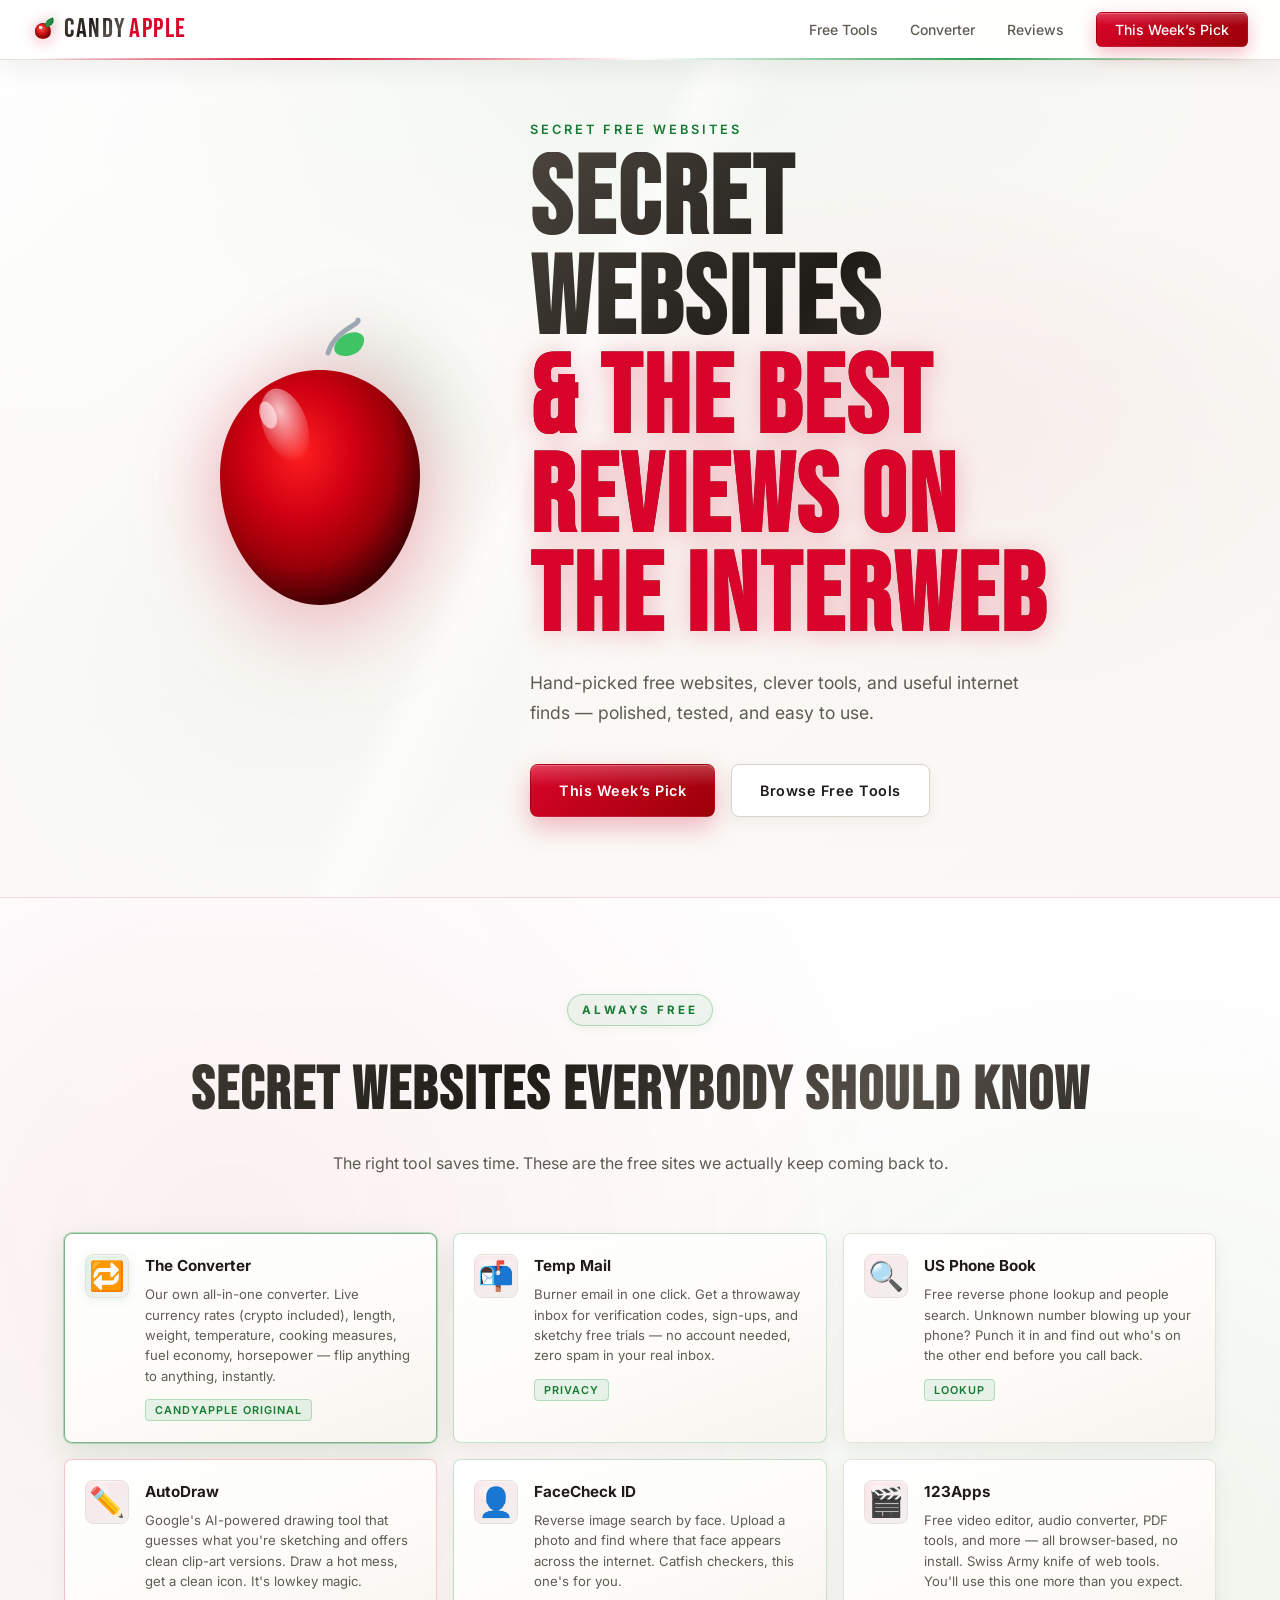
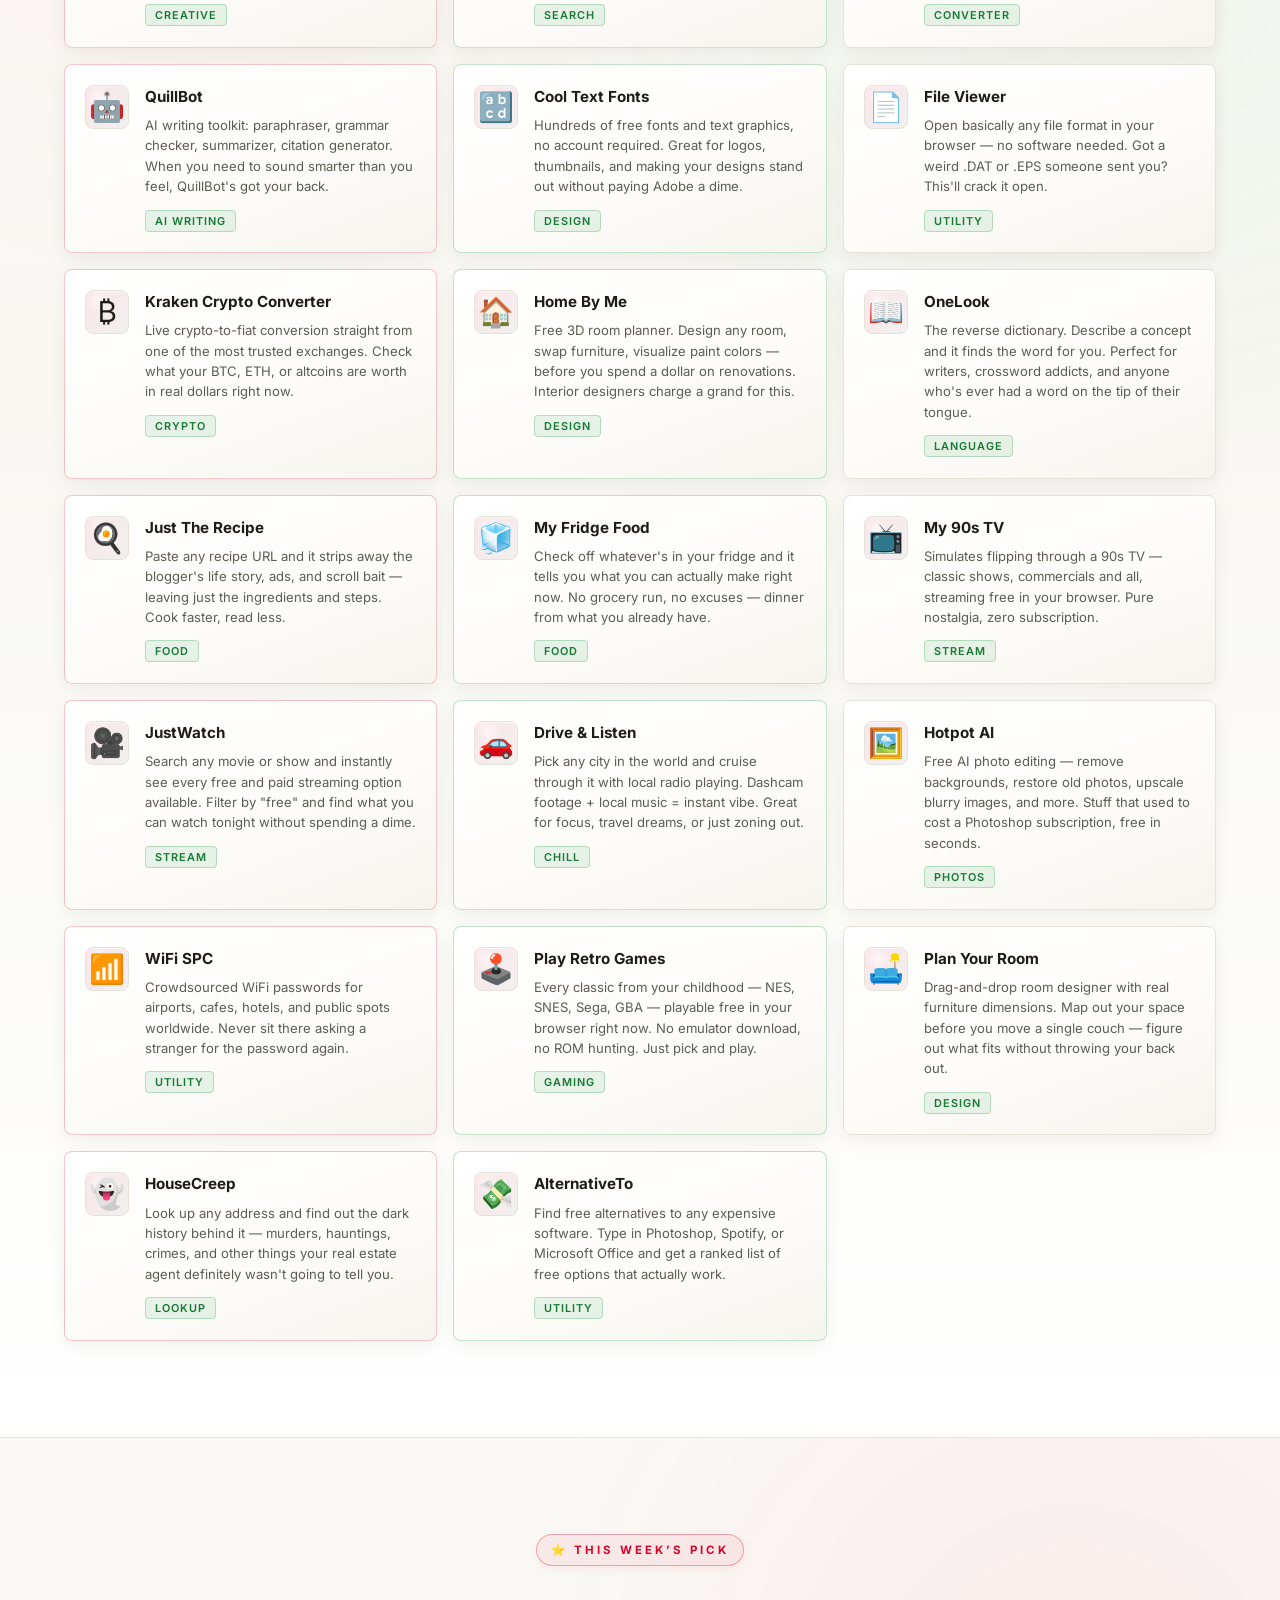
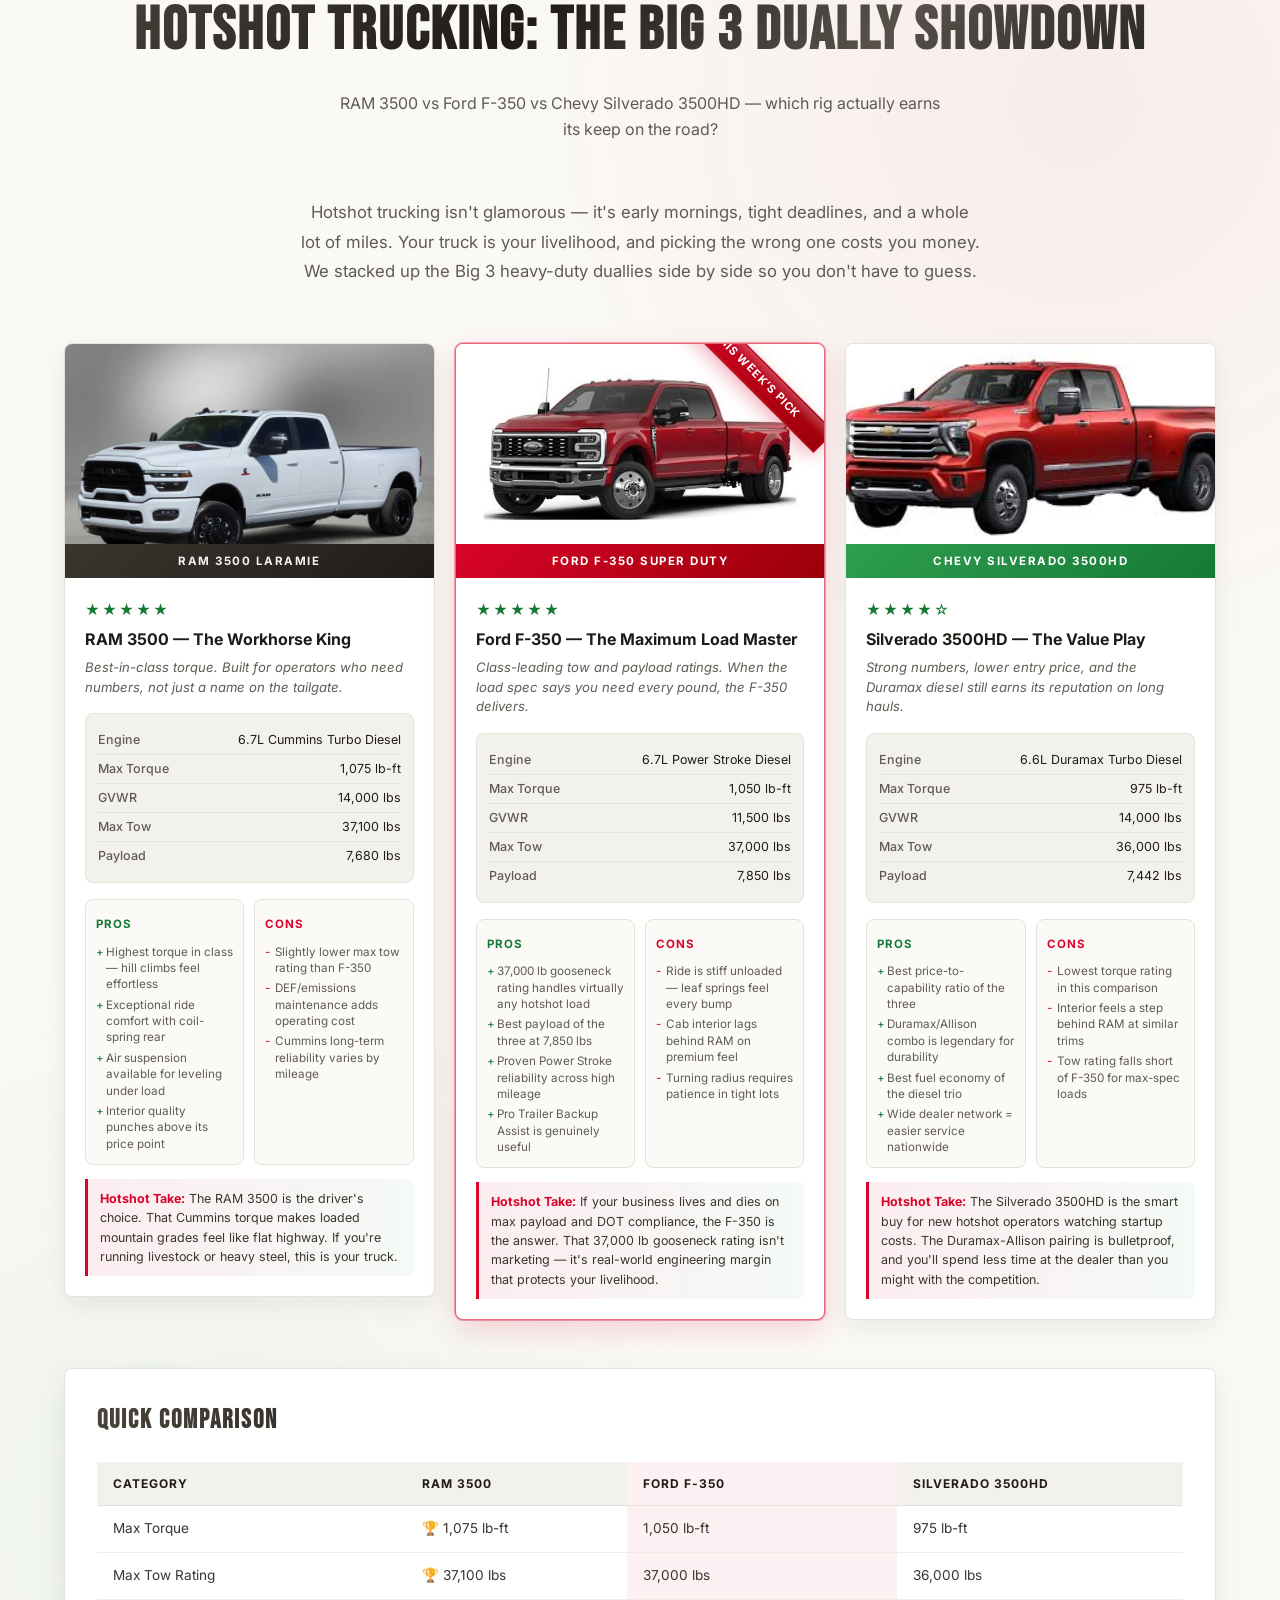
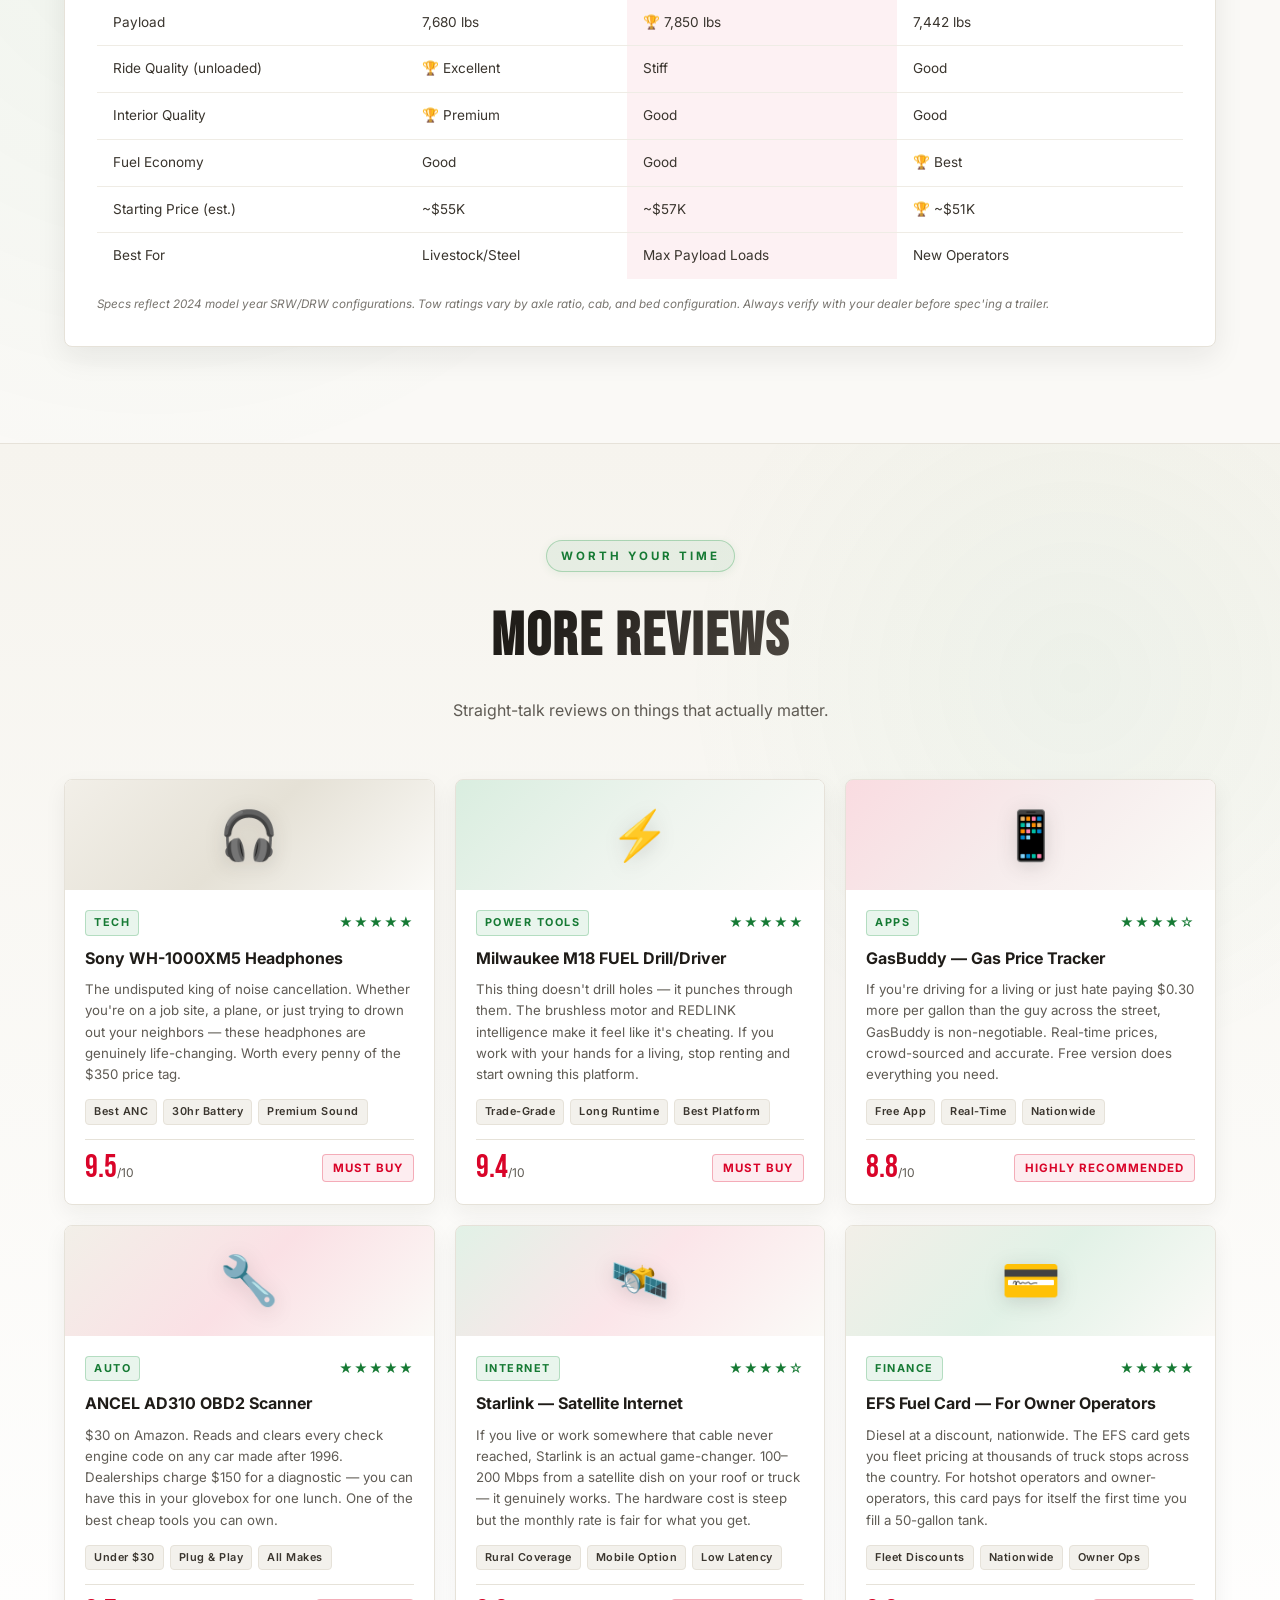
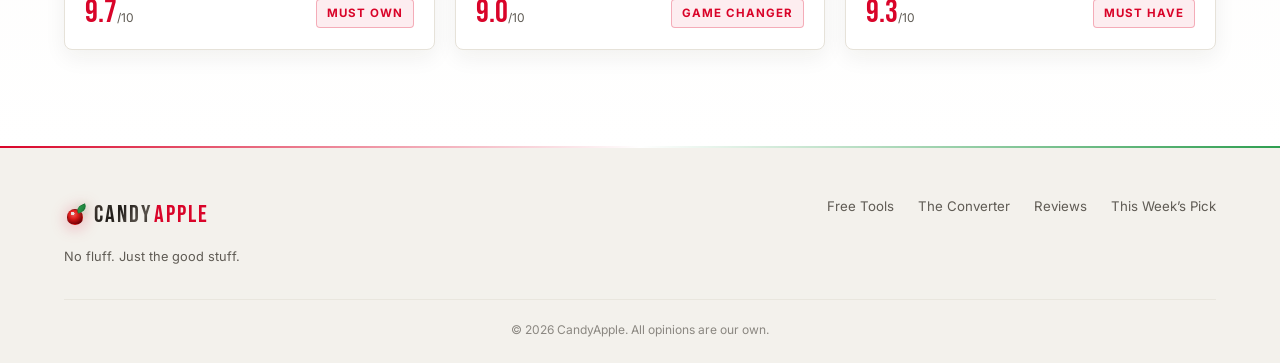
<file: index.html>
<!DOCTYPE html>
<html lang="en">
<head>
  <meta charset="UTF-8" />
  <meta name="viewport" content="width=device-width, initial-scale=1.0" />
  <title>CandyApple - Secret Free Websites Worth Bookmarking</title>
  <link rel="preconnect" href="https://fonts.googleapis.com" />
  <link href="https://fonts.googleapis.com/css2?family=Bebas+Neue&family=Inter:wght@400;500;600;700&display=swap" rel="stylesheet" />
  <link rel="stylesheet" href="style.css" />
</head>
<body>

  <!-- NAV -->
  <nav class="nav">
    <a href="#" class="nav-logo" aria-label="CandyApple home">
      <span class="logo-mark" aria-hidden="true">
        <span class="logo-dot"></span>
        <span class="logo-leaf"></span>
      </span>
      <span class="logo-word"><span class="logo-candy">CANDY</span><span class="logo-apple">APPLE</span></span>
    </a>
    <ul class="nav-links">
      <li><a href="#tools">Free Tools</a></li>
      <li><a href="converter/">Converter</a></li>
      <li><a href="#reviews">Reviews</a></li>
      <li><a href="#top-review" class="nav-cta">This Week’s Pick</a></li>
    </ul>
  </nav>

  <!-- HERO -->
  <section class="hero" id="home">
    <div class="hero-bg"></div>
    <div class="apple-visual">
      <div class="apple-glow"></div>
      <svg class="apple-svg" viewBox="0 0 260 300" xmlns="http://www.w3.org/2000/svg">
        <!-- stem -->
        <path d="M138 38 C145 15, 170 10, 168 5" stroke="#9da8b3" stroke-width="5" fill="none" stroke-linecap="round"/>
        <!-- leaf -->
        <path d="M145 30 C155 10, 185 15, 170 35 C160 45, 140 42, 145 30Z" fill="#40c463"/>
        <!-- apple body -->
        <path d="M130 55 C80 55, 30 95, 30 160 C30 230, 75 290, 130 290 C185 290, 230 230, 230 160 C230 95, 180 55, 130 55Z" fill="url(#appleGradient)"/>
        <!-- shine highlight -->
        <ellipse cx="95" cy="110" rx="22" ry="38" fill="url(#shineGrad)" transform="rotate(-20 95 110)"/>
        <!-- small secondary shine -->
        <ellipse cx="78" cy="100" rx="8" ry="14" fill="rgba(255,255,255,0.55)" transform="rotate(-20 78 100)"/>
        <defs>
          <radialGradient id="appleGradient" cx="40%" cy="35%" r="65%">
            <stop offset="0%" stop-color="#ff1f1f"/>
            <stop offset="42%" stop-color="#d00012"/>
            <stop offset="74%" stop-color="#9b0008"/>
            <stop offset="100%" stop-color="#430004"/>
          </radialGradient>
          <radialGradient id="shineGrad" cx="50%" cy="30%" r="70%">
            <stop offset="0%" stop-color="rgba(255,255,255,0.75)"/>
            <stop offset="100%" stop-color="rgba(255,255,255,0)"/>
          </radialGradient>
        </defs>
      </svg>
    </div>
    <div class="hero-text">
      <p class="hero-eyebrow">SECRET FREE WEBSITES</p>
      <h1 class="hero-title"><span>SECRET WEBSITES</span><span class="red">& THE BEST REVIEWS ON THE INTERWEB</span></h1>
      <p class="hero-sub">Hand-picked free websites, clever tools, and useful internet finds — polished, tested, and easy to use.</p>
      <div class="hero-btns">
        <a href="#top-review" class="btn btn-red">This Week’s Pick</a>
        <a href="#tools" class="btn btn-outline">Browse Free Tools</a>
      </div>
    </div>
  </section>

  <!-- FREE TOOLS GRID -->
  <section class="section tools-section" id="tools">
    <div class="container">
      <div class="section-header">
        <span class="section-tag">ALWAYS FREE</span>
        <h2>Secret Websites Everybody Should Know</h2>
        <p>The right tool saves time. These are the free sites we actually keep coming back to.</p>
      </div>
      <div class="tools-grid">

        <a href="converter/" class="tool-card tool-card-original">
          <div class="tool-icon">🔁</div>
          <div class="tool-body">
            <h3>The Converter</h3>
            <p>Our own all-in-one converter. Live currency rates (crypto included), length, weight, temperature, cooking measures, fuel economy, horsepower — flip anything to anything, instantly.</p>
            <span class="tool-tag">CandyApple Original</span>
          </div>
        </a>

        <a href="https://temp-mail.org/en/" target="_blank" class="tool-card">
          <div class="tool-icon">📬</div>
          <div class="tool-body">
            <h3>Temp Mail</h3>
            <p>Burner email in one click. Get a throwaway inbox for verification codes, sign-ups, and sketchy free trials — no account needed, zero spam in your real inbox.</p>
            <span class="tool-tag">Privacy</span>
          </div>
        </a>

        <a href="https://www.usphonebook.com/" target="_blank" class="tool-card">
          <div class="tool-icon">🔍</div>
          <div class="tool-body">
            <h3>US Phone Book</h3>
            <p>Free reverse phone lookup and people search. Unknown number blowing up your phone? Punch it in and find out who's on the other end before you call back.</p>
            <span class="tool-tag">Lookup</span>
          </div>
        </a>

        <a href="https://autodraw.com/" target="_blank" class="tool-card">
          <div class="tool-icon">✏️</div>
          <div class="tool-body">
            <h3>AutoDraw</h3>
            <p>Google's AI-powered drawing tool that guesses what you're sketching and offers clean clip-art versions. Draw a hot mess, get a clean icon. It's lowkey magic.</p>
            <span class="tool-tag">Creative</span>
          </div>
        </a>

        <a href="https://facecheck.id/" target="_blank" class="tool-card">
          <div class="tool-icon">👤</div>
          <div class="tool-body">
            <h3>FaceCheck ID</h3>
            <p>Reverse image search by face. Upload a photo and find where that face appears across the internet. Catfish checkers, this one's for you.</p>
            <span class="tool-tag">Search</span>
          </div>
        </a>

        <a href="https://123apps.com" target="_blank" class="tool-card">
          <div class="tool-icon">🎬</div>
          <div class="tool-body">
            <h3>123Apps</h3>
            <p>Free video editor, audio converter, PDF tools, and more — all browser-based, no install. Swiss Army knife of web tools. You'll use this one more than you expect.</p>
            <span class="tool-tag">Converter</span>
          </div>
        </a>

        <a href="https://quillbot.com/" target="_blank" class="tool-card">
          <div class="tool-icon">🤖</div>
          <div class="tool-body">
            <h3>QuillBot</h3>
            <p>AI writing toolkit: paraphraser, grammar checker, summarizer, citation generator. When you need to sound smarter than you feel, QuillBot's got your back.</p>
            <span class="tool-tag">AI Writing</span>
          </div>
        </a>

        <a href="https://cooltext.com/Fonts" target="_blank" class="tool-card">
          <div class="tool-icon">🔡</div>
          <div class="tool-body">
            <h3>Cool Text Fonts</h3>
            <p>Hundreds of free fonts and text graphics, no account required. Great for logos, thumbnails, and making your designs stand out without paying Adobe a dime.</p>
            <span class="tool-tag">Design</span>
          </div>
        </a>

        <a href="https://filext.com/online-file-viewer.html" target="_blank" class="tool-card">
          <div class="tool-icon">📄</div>
          <div class="tool-body">
            <h3>File Viewer</h3>
            <p>Open basically any file format in your browser — no software needed. Got a weird .DAT or .EPS someone sent you? This'll crack it open.</p>
            <span class="tool-tag">Utility</span>
          </div>
        </a>

        <a href="https://www.kraken.com/convert/btc" target="_blank" class="tool-card">
          <div class="tool-icon">₿</div>
          <div class="tool-body">
            <h3>Kraken Crypto Converter</h3>
            <p>Live crypto-to-fiat conversion straight from one of the most trusted exchanges. Check what your BTC, ETH, or altcoins are worth in real dollars right now.</p>
            <span class="tool-tag">Crypto</span>
          </div>
        </a>

        <a href="https://home.by.me" target="_blank" class="tool-card">
          <div class="tool-icon">🏠</div>
          <div class="tool-body">
            <h3>Home By Me</h3>
            <p>Free 3D room planner. Design any room, swap furniture, visualize paint colors — before you spend a dollar on renovations. Interior designers charge a grand for this.</p>
            <span class="tool-tag">Design</span>
          </div>
        </a>

        <a href="https://onelook.com" target="_blank" class="tool-card">
          <div class="tool-icon">📖</div>
          <div class="tool-body">
            <h3>OneLook</h3>
            <p>The reverse dictionary. Describe a concept and it finds the word for you. Perfect for writers, crossword addicts, and anyone who's ever had a word on the tip of their tongue.</p>
            <span class="tool-tag">Language</span>
          </div>
        </a>

        <a href="https://justtherecipe.app" target="_blank" class="tool-card">
          <div class="tool-icon">🍳</div>
          <div class="tool-body">
            <h3>Just The Recipe</h3>
            <p>Paste any recipe URL and it strips away the blogger's life story, ads, and scroll bait — leaving just the ingredients and steps. Cook faster, read less.</p>
            <span class="tool-tag">Food</span>
          </div>
        </a>

        <a href="https://myfridgefood.com" target="_blank" class="tool-card">
          <div class="tool-icon">🧊</div>
          <div class="tool-body">
            <h3>My Fridge Food</h3>
            <p>Check off whatever's in your fridge and it tells you what you can actually make right now. No grocery run, no excuses — dinner from what you already have.</p>
            <span class="tool-tag">Food</span>
          </div>
        </a>

        <a href="https://www.my90stv.com" target="_blank" class="tool-card">
          <div class="tool-icon">📺</div>
          <div class="tool-body">
            <h3>My 90s TV</h3>
            <p>Simulates flipping through a 90s TV — classic shows, commercials and all, streaming free in your browser. Pure nostalgia, zero subscription.</p>
            <span class="tool-tag">Stream</span>
          </div>
        </a>

        <a href="https://www.justwatch.com" target="_blank" class="tool-card">
          <div class="tool-icon">🎥</div>
          <div class="tool-body">
            <h3>JustWatch</h3>
            <p>Search any movie or show and instantly see every free and paid streaming option available. Filter by "free" and find what you can watch tonight without spending a dime.</p>
            <span class="tool-tag">Stream</span>
          </div>
        </a>

        <a href="https://driveandlisten.herokuapp.com" target="_blank" class="tool-card">
          <div class="tool-icon">🚗</div>
          <div class="tool-body">
            <h3>Drive & Listen</h3>
            <p>Pick any city in the world and cruise through it with local radio playing. Dashcam footage + local music = instant vibe. Great for focus, travel dreams, or just zoning out.</p>
            <span class="tool-tag">Chill</span>
          </div>
        </a>

        <a href="https://hotpot.ai" target="_blank" class="tool-card">
          <div class="tool-icon">🖼️</div>
          <div class="tool-body">
            <h3>Hotpot AI</h3>
            <p>Free AI photo editing — remove backgrounds, restore old photos, upscale blurry images, and more. Stuff that used to cost a Photoshop subscription, free in seconds.</p>
            <span class="tool-tag">Photos</span>
          </div>
        </a>

        <a href="https://www.wifispc.com" target="_blank" class="tool-card">
          <div class="tool-icon">📶</div>
          <div class="tool-body">
            <h3>WiFi SPC</h3>
            <p>Crowdsourced WiFi passwords for airports, cafes, hotels, and public spots worldwide. Never sit there asking a stranger for the password again.</p>
            <span class="tool-tag">Utility</span>
          </div>
        </a>

        <a href="https://www.playretrogames.com" target="_blank" class="tool-card">
          <div class="tool-icon">🕹️</div>
          <div class="tool-body">
            <h3>Play Retro Games</h3>
            <p>Every classic from your childhood — NES, SNES, Sega, GBA — playable free in your browser right now. No emulator download, no ROM hunting. Just pick and play.</p>
            <span class="tool-tag">Gaming</span>
          </div>
        </a>

        <a href="https://www.planyourroom.com" target="_blank" class="tool-card">
          <div class="tool-icon">🛋️</div>
          <div class="tool-body">
            <h3>Plan Your Room</h3>
            <p>Drag-and-drop room designer with real furniture dimensions. Map out your space before you move a single couch — figure out what fits without throwing your back out.</p>
            <span class="tool-tag">Design</span>
          </div>
        </a>

        <a href="https://www.housecreep.com" target="_blank" class="tool-card">
          <div class="tool-icon">👻</div>
          <div class="tool-body">
            <h3>HouseCreep</h3>
            <p>Look up any address and find out the dark history behind it — murders, hauntings, crimes, and other things your real estate agent definitely wasn't going to tell you.</p>
            <span class="tool-tag">Lookup</span>
          </div>
        </a>

        <a href="https://alternativeto.net" target="_blank" class="tool-card">
          <div class="tool-icon">💸</div>
          <div class="tool-body">
            <h3>AlternativeTo</h3>
            <p>Find free alternatives to any expensive software. Type in Photoshop, Spotify, or Microsoft Office and get a ranked list of free options that actually work.</p>
            <span class="tool-tag">Utility</span>
          </div>
        </a>

      </div>
    </div>
  </section>

  <!-- TOP REVIEW THIS WEEK -->
  <section class="section top-review-section" id="top-review">
    <div class="container">
      <div class="section-header">
        <span class="section-tag red-tag">⭐ This Week’s Pick</span>
        <h2>Hotshot Trucking: The Big 3 Dually Showdown</h2>
        <p>RAM 3500 vs Ford F-350 vs Chevy Silverado 3500HD — which rig actually earns its keep on the road?</p>
      </div>

      <div class="feature-review">
        <div class="review-intro">
          <p>Hotshot trucking isn't glamorous — it's early mornings, tight deadlines, and a whole lot of miles. Your truck is your livelihood, and picking the wrong one costs you money. We stacked up the Big 3 heavy-duty duallies side by side so you don't have to guess.</p>
        </div>

        <div class="truck-cards">

          <!-- RAM 3500 -->
          <div class="truck-card">
            <div class="truck-img-wrap">
              <img src="assets/ram_3500.jpg" alt="RAM 3500 Dually towing livestock trailer" loading="lazy" onerror="this.parentElement.classList.add('img-fallback')"/>
              <div class="truck-img-placeholder">🚛 RAM 3500</div>
            </div>
            <div class="truck-badge badge-ram">RAM 3500 Laramie</div>
            <div class="truck-content">
              <div class="truck-stars">★★★★★</div>
              <h3>RAM 3500 — The Workhorse King</h3>
              <p class="truck-verdict">Best-in-class torque. Built for operators who need numbers, not just a name on the tailgate.</p>
              <ul class="truck-specs">
                <li><span>Engine</span> 6.7L Cummins Turbo Diesel</li>
                <li><span>Max Torque</span> 1,075 lb-ft</li>
                <li><span>GVWR</span> 14,000 lbs</li>
                <li><span>Max Tow</span> 37,100 lbs</li>
                <li><span>Payload</span> 7,680 lbs</li>
              </ul>
              <div class="pros-cons">
                <div class="pros">
                  <strong>Pros</strong>
                  <ul>
                    <li>Highest torque in class — hill climbs feel effortless</li>
                    <li>Exceptional ride comfort with coil-spring rear</li>
                    <li>Air suspension available for leveling under load</li>
                    <li>Interior quality punches above its price point</li>
                  </ul>
                </div>
                <div class="cons">
                  <strong>Cons</strong>
                  <ul>
                    <li>Slightly lower max tow rating than F-350</li>
                    <li>DEF/emissions maintenance adds operating cost</li>
                    <li>Cummins long-term reliability varies by mileage</li>
                  </ul>
                </div>
              </div>
              <div class="hotshot-take">
                <strong>Hotshot Take:</strong> The RAM 3500 is the driver's choice. That Cummins torque makes loaded mountain grades feel like flat highway. If you're running livestock or heavy steel, this is your truck.
              </div>
            </div>
          </div>

          <!-- FORD F-350 -->
          <div class="truck-card truck-card-featured">
            <div class="featured-ribbon">This Week’s Pick</div>
            <div class="truck-img-wrap">
              <img src="assets/f350.jpg" alt="Ford F-350 Super Duty Dually" loading="lazy" onerror="this.parentElement.classList.add('img-fallback')"/>
              <div class="truck-img-placeholder">🚛 F-350</div>
            </div>
            <div class="truck-badge badge-ford">Ford F-350 Super Duty</div>
            <div class="truck-content">
              <div class="truck-stars">★★★★★</div>
              <h3>Ford F-350 — The Maximum Load Master</h3>
              <p class="truck-verdict">Class-leading tow and payload ratings. When the load spec says you need every pound, the F-350 delivers.</p>
              <ul class="truck-specs">
                <li><span>Engine</span> 6.7L Power Stroke Diesel</li>
                <li><span>Max Torque</span> 1,050 lb-ft</li>
                <li><span>GVWR</span> 11,500 lbs</li>
                <li><span>Max Tow</span> 37,000 lbs</li>
                <li><span>Payload</span> 7,850 lbs</li>
              </ul>
              <div class="pros-cons">
                <div class="pros">
                  <strong>Pros</strong>
                  <ul>
                    <li>37,000 lb gooseneck rating handles virtually any hotshot load</li>
                    <li>Best payload of the three at 7,850 lbs</li>
                    <li>Proven Power Stroke reliability across high mileage</li>
                    <li>Pro Trailer Backup Assist is genuinely useful</li>
                  </ul>
                </div>
                <div class="cons">
                  <strong>Cons</strong>
                  <ul>
                    <li>Ride is stiff unloaded — leaf springs feel every bump</li>
                    <li>Cab interior lags behind RAM on premium feel</li>
                    <li>Turning radius requires patience in tight lots</li>
                  </ul>
                </div>
              </div>
              <div class="hotshot-take">
                <strong>Hotshot Take:</strong> If your business lives and dies on max payload and DOT compliance, the F-350 is the answer. That 37,000 lb gooseneck rating isn't marketing — it's real-world engineering margin that protects your livelihood.
              </div>
            </div>
          </div>

          <!-- CHEVY 3500HD -->
          <div class="truck-card">
            <div class="truck-img-wrap">
              <img src="assets/silverado_3500.jpg" alt="Chevrolet Silverado 3500HD towing tractor" loading="lazy" onerror="this.parentElement.classList.add('img-fallback')"/>
              <div class="truck-img-placeholder">🚛 Silverado 3500HD</div>
            </div>
            <div class="truck-badge badge-chevy">Chevy Silverado 3500HD</div>
            <div class="truck-content">
              <div class="truck-stars">★★★★☆</div>
              <h3>Silverado 3500HD — The Value Play</h3>
              <p class="truck-verdict">Strong numbers, lower entry price, and the Duramax diesel still earns its reputation on long hauls.</p>
              <ul class="truck-specs">
                <li><span>Engine</span> 6.6L Duramax Turbo Diesel</li>
                <li><span>Max Torque</span> 975 lb-ft</li>
                <li><span>GVWR</span> 14,000 lbs</li>
                <li><span>Max Tow</span> 36,000 lbs</li>
                <li><span>Payload</span> 7,442 lbs</li>
              </ul>
              <div class="pros-cons">
                <div class="pros">
                  <strong>Pros</strong>
                  <ul>
                    <li>Best price-to-capability ratio of the three</li>
                    <li>Duramax/Allison combo is legendary for durability</li>
                    <li>Best fuel economy of the diesel trio</li>
                    <li>Wide dealer network = easier service nationwide</li>
                  </ul>
                </div>
                <div class="cons">
                  <strong>Cons</strong>
                  <ul>
                    <li>Lowest torque rating in this comparison</li>
                    <li>Interior feels a step behind RAM at similar trims</li>
                    <li>Tow rating falls short of F-350 for max-spec loads</li>
                  </ul>
                </div>
              </div>
              <div class="hotshot-take">
                <strong>Hotshot Take:</strong> The Silverado 3500HD is the smart buy for new hotshot operators watching startup costs. The Duramax-Allison pairing is bulletproof, and you'll spend less time at the dealer than you might with the competition.
              </div>
            </div>
          </div>

        </div>

        <!-- VERDICT TABLE -->
        <div class="verdict-table-wrap">
          <h3 class="verdict-title">Quick Comparison</h3>
          <div class="table-scroll">
            <table class="verdict-table">
              <thead>
                <tr>
                  <th>Category</th>
                  <th>RAM 3500</th>
                  <th class="highlight-col">Ford F-350</th>
                  <th>Silverado 3500HD</th>
                </tr>
              </thead>
              <tbody>
                <tr><td>Max Torque</td><td>🏆 1,075 lb-ft</td><td class="highlight-col">1,050 lb-ft</td><td>975 lb-ft</td></tr>
                <tr><td>Max Tow Rating</td><td>🏆 37,100 lbs</td><td class="highlight-col">37,000 lbs</td><td>36,000 lbs</td></tr>
                <tr><td>Payload</td><td>7,680 lbs</td><td class="highlight-col">🏆 7,850 lbs</td><td>7,442 lbs</td></tr>
                <tr><td>Ride Quality (unloaded)</td><td>🏆 Excellent</td><td class="highlight-col">Stiff</td><td>Good</td></tr>
                <tr><td>Interior Quality</td><td>🏆 Premium</td><td class="highlight-col">Good</td><td>Good</td></tr>
                <tr><td>Fuel Economy</td><td>Good</td><td class="highlight-col">Good</td><td>🏆 Best</td></tr>
                <tr><td>Starting Price (est.)</td><td>~$55K</td><td class="highlight-col">~$57K</td><td>🏆 ~$51K</td></tr>
                <tr><td>Best For</td><td>Livestock/Steel</td><td class="highlight-col">Max Payload Loads</td><td>New Operators</td></tr>
              </tbody>
            </table>
          </div>
          <p class="verdict-note">Specs reflect 2024 model year SRW/DRW configurations. Tow ratings vary by axle ratio, cab, and bed configuration. Always verify with your dealer before spec'ing a trailer.</p>
        </div>
      </div>
    </div>
  </section>

  <!-- OTHER REVIEWS -->
  <section class="section reviews-section" id="reviews">
    <div class="container">
      <div class="section-header">
        <span class="section-tag">Worth Your Time</span>
        <h2>More Reviews</h2>
        <p>Straight-talk reviews on things that actually matter.</p>
      </div>

      <div class="review-grid">

        <div class="review-card">
          <div class="review-thumb review-thumb-1">
            <span class="review-emoji">🎧</span>
          </div>
          <div class="review-content">
            <div class="review-meta">
              <span class="review-cat">Tech</span>
              <span class="review-rating">★★★★★</span>
            </div>
            <h3>Sony WH-1000XM5 Headphones</h3>
            <p>The undisputed king of noise cancellation. Whether you're on a job site, a plane, or just trying to drown out your neighbors — these headphones are genuinely life-changing. Worth every penny of the $350 price tag.</p>
            <div class="review-tags">
              <span>Best ANC</span>
              <span>30hr Battery</span>
              <span>Premium Sound</span>
            </div>
            <div class="review-bottom">
              <span class="review-score">9.5<small>/10</small></span>
              <span class="review-label">Must Buy</span>
            </div>
          </div>
        </div>

        <div class="review-card">
          <div class="review-thumb review-thumb-2">
            <span class="review-emoji">⚡</span>
          </div>
          <div class="review-content">
            <div class="review-meta">
              <span class="review-cat">Power Tools</span>
              <span class="review-rating">★★★★★</span>
            </div>
            <h3>Milwaukee M18 FUEL Drill/Driver</h3>
            <p>This thing doesn't drill holes — it punches through them. The brushless motor and REDLINK intelligence make it feel like it's cheating. If you work with your hands for a living, stop renting and start owning this platform.</p>
            <div class="review-tags">
              <span>Trade-Grade</span>
              <span>Long Runtime</span>
              <span>Best Platform</span>
            </div>
            <div class="review-bottom">
              <span class="review-score">9.4<small>/10</small></span>
              <span class="review-label">Must Buy</span>
            </div>
          </div>
        </div>

        <div class="review-card">
          <div class="review-thumb review-thumb-3">
            <span class="review-emoji">📱</span>
          </div>
          <div class="review-content">
            <div class="review-meta">
              <span class="review-cat">Apps</span>
              <span class="review-rating">★★★★☆</span>
            </div>
            <h3>GasBuddy — Gas Price Tracker</h3>
            <p>If you're driving for a living or just hate paying $0.30 more per gallon than the guy across the street, GasBuddy is non-negotiable. Real-time prices, crowd-sourced and accurate. Free version does everything you need.</p>
            <div class="review-tags">
              <span>Free App</span>
              <span>Real-Time</span>
              <span>Nationwide</span>
            </div>
            <div class="review-bottom">
              <span class="review-score">8.8<small>/10</small></span>
              <span class="review-label">Highly Recommended</span>
            </div>
          </div>
        </div>

        <div class="review-card">
          <div class="review-thumb review-thumb-4">
            <span class="review-emoji">🔧</span>
          </div>
          <div class="review-content">
            <div class="review-meta">
              <span class="review-cat">Auto</span>
              <span class="review-rating">★★★★★</span>
            </div>
            <h3>ANCEL AD310 OBD2 Scanner</h3>
            <p>$30 on Amazon. Reads and clears every check engine code on any car made after 1996. Dealerships charge $150 for a diagnostic — you can have this in your glovebox for one lunch. One of the best cheap tools you can own.</p>
            <div class="review-tags">
              <span>Under $30</span>
              <span>Plug & Play</span>
              <span>All Makes</span>
            </div>
            <div class="review-bottom">
              <span class="review-score">9.7<small>/10</small></span>
              <span class="review-label">Must Own</span>
            </div>
          </div>
        </div>

        <div class="review-card">
          <div class="review-thumb review-thumb-5">
            <span class="review-emoji">🛰️</span>
          </div>
          <div class="review-content">
            <div class="review-meta">
              <span class="review-cat">Internet</span>
              <span class="review-rating">★★★★☆</span>
            </div>
            <h3>Starlink — Satellite Internet</h3>
            <p>If you live or work somewhere that cable never reached, Starlink is an actual game-changer. 100–200 Mbps from a satellite dish on your roof or truck — it genuinely works. The hardware cost is steep but the monthly rate is fair for what you get.</p>
            <div class="review-tags">
              <span>Rural Coverage</span>
              <span>Mobile Option</span>
              <span>Low Latency</span>
            </div>
            <div class="review-bottom">
              <span class="review-score">9.0<small>/10</small></span>
              <span class="review-label">Game Changer</span>
            </div>
          </div>
        </div>

        <div class="review-card">
          <div class="review-thumb review-thumb-6">
            <span class="review-emoji">💳</span>
          </div>
          <div class="review-content">
            <div class="review-meta">
              <span class="review-cat">Finance</span>
              <span class="review-rating">★★★★★</span>
            </div>
            <h3>EFS Fuel Card — For Owner Operators</h3>
            <p>Diesel at a discount, nationwide. The EFS card gets you fleet pricing at thousands of truck stops across the country. For hotshot operators and owner-operators, this card pays for itself the first time you fill a 50-gallon tank.</p>
            <div class="review-tags">
              <span>Fleet Discounts</span>
              <span>Nationwide</span>
              <span>Owner Ops</span>
            </div>
            <div class="review-bottom">
              <span class="review-score">9.3<small>/10</small></span>
              <span class="review-label">Must Have</span>
            </div>
          </div>
        </div>

      </div>
    </div>
  </section>

  <!-- FOOTER -->
  <footer class="footer">
    <div class="container">
      <div class="footer-inner">
        <div class="footer-brand">
          <span class="logo-mark" aria-hidden="true">
            <span class="logo-dot"></span>
            <span class="logo-leaf"></span>
          </span>
          <span class="logo-word"><span class="logo-candy">CANDY</span><span class="logo-apple">APPLE</span></span>
          <p>No fluff. Just the good stuff.</p>
        </div>
        <div class="footer-links">
          <a href="#tools">Free Tools</a>
          <a href="converter/">The Converter</a>
          <a href="#reviews">Reviews</a>
          <a href="#top-review">This Week’s Pick</a>
        </div>
      </div>
      <p class="footer-copy">&copy; 2026 CandyApple. All opinions are our own.</p>
    </div>
  </footer>

  <script type="module" src="app.js"></script>
</body>
</html>
</file>
<file: style.css>
/* ===== RESET & BASE ===== */
*, *::before, *::after { box-sizing: border-box; margin: 0; padding: 0; }

:root {
  --candy-red: #d90429;
  --candy-red-bright: #ff1f1f;
  --candy-red-dark: #9b0008;
  --apple-green: #2e9e50;
  --apple-green-dark: #167a34;
  --ink: #1f1c18;
  --ink-2: #3a352e;
  --muted: #5f5b54;
  --bg: #faf9f6;
  --surface: #ffffff;
  --panel: #f3f1ec;
  --red: var(--candy-red);
  --red-bright: var(--candy-red);
  --red-dark: var(--candy-red-dark);
  --border: #e6e2d9;
  --text: var(--ink);
  --text-muted: var(--muted);
  --white: #ffffff;
  --gold: #c99516;
  --radius: 8px;
  --radius-lg: 8px;
  --ink-gradient: linear-gradient(135deg, #4a443c 0%, var(--ink) 40%, #57514a 70%, var(--ink) 100%);
  --card-gloss: linear-gradient(160deg, #ffffff, #fdfcf9 55%, #f6f4ee);
  --shadow: 0 16px 38px rgba(31,28,24,0.10);
  --shadow-red: 0 10px 30px rgba(217,4,41,0.16);
  --shadow-green: 0 10px 30px rgba(22,122,52,0.14);
}

html { scroll-behavior: smooth; }

body {
  font-family: 'Inter', sans-serif;
  background:
    radial-gradient(circle at 18% 16%, rgba(217,4,41,0.06) 0%, transparent 32%),
    radial-gradient(circle at 86% 10%, rgba(46,158,80,0.07) 0%, transparent 28%),
    radial-gradient(circle at 70% 86%, rgba(46,158,80,0.05) 0%, transparent 34%),
    linear-gradient(180deg, var(--bg) 0%, #ffffff 48%, var(--bg) 100%);
  color: var(--text);
  line-height: 1.6;
  overflow-x: hidden;
}

a { color: inherit; text-decoration: none; }
img { max-width: 100%; display: block; }
ul { list-style: none; }

.container {
  max-width: 1200px;
  margin: 0 auto;
  padding: 0 24px;
}

/* ===== NAV ===== */
.nav {
  position: fixed;
  top: 0; left: 0; right: 0;
  z-index: 100;
  display: flex;
  align-items: center;
  justify-content: space-between;
  padding: 16px 32px;
  background: rgba(255,255,255,0.9);
  backdrop-filter: blur(16px) saturate(1.2);
  border-bottom: 1px solid var(--border);
  box-shadow: 0 8px 28px rgba(31,28,24,0.07);
}

.nav::after {
  content: '';
  position: absolute;
  left: 32px;
  right: 32px;
  bottom: -1px;
  height: 2px;
  background: linear-gradient(90deg, transparent, var(--candy-red) 22%, #ffffff 50%, var(--apple-green) 78%, transparent);
}

.nav-logo {
  font-family: 'Bebas Neue', sans-serif;
  font-size: 1.7rem;
  letter-spacing: 1.6px;
  color: var(--ink);
  display: flex;
  align-items: center;
  gap: 10px;
  line-height: 1;
}

.logo-mark {
  position: relative;
  width: 22px;
  height: 22px;
  flex: 0 0 22px;
  filter: drop-shadow(0 2px 8px rgba(217,4,41,0.35));
}

.logo-dot {
  position: absolute;
  inset: 4px 3px 2px;
  border-radius: 50% 50% 46% 46%;
  background:
    radial-gradient(circle at 34% 24%, rgba(255,255,255,0.94) 0 12%, transparent 13%),
    radial-gradient(circle at 38% 34%, #ff6262 0%, var(--candy-red-bright) 34%, var(--candy-red-dark) 76%, #4b0005 100%);
  border: 1px solid rgba(31,28,24,0.2);
  box-shadow: inset 0 -4px 8px rgba(0,0,0,0.25);
}

.logo-leaf {
  position: absolute;
  top: 0;
  right: -1px;
  width: 11px;
  height: 7px;
  border-radius: 10px 0 10px 0;
  background: linear-gradient(135deg, var(--apple-green), var(--apple-green-dark));
  border: 1px solid rgba(31,28,24,0.15);
  transform: rotate(-24deg);
  box-shadow: 0 2px 8px rgba(46,158,80,0.3);
}

.logo-word {
  display: inline-flex;
  align-items: baseline;
  gap: 2px;
}

.logo-candy {
  background: var(--ink-gradient);
  -webkit-background-clip: text;
  background-clip: text;
  color: transparent;
}

.logo-apple {
  color: var(--candy-red);
}

.nav-links {
  display: flex;
  align-items: center;
  gap: 32px;
}

.nav-links a {
  font-size: 0.875rem;
  font-weight: 500;
  color: var(--muted);
  transition: color 0.2s;
}

.nav-links a:hover,
.nav-links a.active {
  color: var(--candy-red);
}

.nav-cta {
  background:
    linear-gradient(180deg, rgba(255,255,255,0.22), transparent 38%),
    linear-gradient(135deg, var(--candy-red), var(--candy-red-dark));
  color: var(--white) !important;
  padding: 8px 18px;
  border-radius: 6px;
  border: 1px solid rgba(155,0,8,0.4);
  box-shadow: 0 6px 18px rgba(217,4,41,0.28), inset 0 1px 0 rgba(255,255,255,0.26);
  transition: transform 0.2s, box-shadow 0.2s !important;
}
.nav-cta:hover {
  transform: translateY(-1px);
  box-shadow: 0 10px 26px rgba(217,4,41,0.4), inset 0 1px 0 rgba(255,255,255,0.34);
}

/* ===== HERO ===== */
.hero {
  min-height: 94vh;
  display: flex;
  align-items: center;
  justify-content: center;
  gap: 80px;
  padding: 120px 48px 80px;
  position: relative;
  overflow: hidden;
}

.hero-bg {
  position: absolute;
  inset: 0;
  background:
    radial-gradient(ellipse 52% 46% at 70% 50%, rgba(217,4,41,0.09) 0%, transparent 68%),
    radial-gradient(ellipse 38% 50% at 22% 78%, rgba(46,158,80,0.09) 0%, transparent 62%),
    radial-gradient(ellipse 65% 42% at 50% 10%, rgba(46,158,80,0.05) 0%, transparent 70%),
    linear-gradient(135deg, #ffffff 0%, var(--bg) 52%, #f4f2ec 100%);
  z-index: 0;
}

.hero-bg::after {
  content: '';
  position: absolute;
  inset: 0;
  background:
    linear-gradient(115deg, transparent 0 42%, rgba(255,255,255,0.65) 44%, transparent 48%),
    linear-gradient(180deg, transparent 0%, rgba(250,249,246,0.9) 100%);
  pointer-events: none;
}

.apple-visual {
  position: relative;
  flex-shrink: 0;
  z-index: 1;
}

.apple-glow {
  position: absolute;
  top: 50%; left: 50%;
  transform: translate(-50%,-50%);
  width: 320px; height: 320px;
  border-radius: 50%;
  background:
    radial-gradient(circle, rgba(217,4,41,0.18) 0%, transparent 58%),
    radial-gradient(circle at 78% 24%, rgba(46,158,80,0.12), transparent 42%);
  filter: blur(28px);
  animation: pulse 3s ease-in-out infinite;
}

@keyframes pulse {
  0%, 100% { opacity: 0.7; transform: translate(-50%,-50%) scale(1); }
  50% { opacity: 1; transform: translate(-50%,-50%) scale(1.08); }
}

.apple-svg {
  width: 260px;
  height: 300px;
  filter: drop-shadow(0 22px 44px rgba(217,4,41,0.28));
  animation: float 4s ease-in-out infinite;
}

@keyframes float {
  0%, 100% { transform: translateY(0px); }
  50% { transform: translateY(-12px); }
}

.hero-text {
  position: relative;
  z-index: 1;
  max-width: 560px;
}

.hero-eyebrow {
  font-size: 0.8rem;
  font-weight: 600;
  letter-spacing: 3px;
  text-transform: uppercase;
  color: var(--apple-green-dark);
  margin-bottom: 12px;
}

.hero-title {
  font-family: 'Bebas Neue', sans-serif;
  font-size: clamp(4.2rem, 8.6vw, 7.2rem);
  line-height: 0.9;
  letter-spacing: 3px;
  background: var(--ink-gradient);
  -webkit-background-clip: text;
  background-clip: text;
  color: transparent;
  margin-bottom: 20px;
}

.hero-title span {
  display: block;
}

.hero-title .red {
  color: var(--candy-red);
  background: none;
  -webkit-background-clip: initial;
  background-clip: initial;
  text-shadow: 0 4px 26px rgba(217,4,41,0.25);
}

.hero-sub {
  font-size: 1.1rem;
  color: var(--muted);
  line-height: 1.7;
  margin-bottom: 36px;
  max-width: 520px;
}

.hero-btns {
  display: flex;
  gap: 16px;
  flex-wrap: wrap;
}

.btn {
  display: inline-flex;
  align-items: center;
  justify-content: center;
  padding: 14px 28px;
  border-radius: 8px;
  font-size: 0.9rem;
  font-weight: 600;
  letter-spacing: 0.5px;
  transition: transform 0.2s, border-color 0.2s, box-shadow 0.2s, background 0.2s;
  position: relative;
  overflow: hidden;
  min-height: 48px;
  border: 1px solid var(--border);
}

.btn::before {
  content: '';
  position: absolute;
  inset: 0;
  background: linear-gradient(110deg, transparent 0 32%, rgba(255,255,255,0.45) 45%, transparent 58%);
  transform: translateX(-120%);
  transition: transform 0.45s ease;
}

.btn:hover::before,
.btn:focus-visible::before {
  transform: translateX(120%);
}

.btn-red {
  background:
    linear-gradient(180deg, rgba(255,255,255,0.23), transparent 42%),
    linear-gradient(135deg, var(--candy-red), var(--candy-red-dark));
  color: var(--white);
  border-color: rgba(155,0,8,0.4);
  box-shadow: 0 10px 26px rgba(217,4,41,0.28), inset 0 1px 0 rgba(255,255,255,0.24);
}
.btn-red:hover {
  box-shadow: 0 14px 34px rgba(217,4,41,0.4), inset 0 1px 0 rgba(255,255,255,0.34);
  transform: translateY(-2px);
}

.btn-outline {
  color: var(--ink);
  background: var(--surface);
  border-color: #d8d4ca;
  box-shadow: 0 4px 14px rgba(31,28,24,0.06);
}
.btn-outline:hover {
  border-color: var(--apple-green);
  color: var(--apple-green-dark);
  background: rgba(46,158,80,0.06);
  box-shadow: 0 8px 22px rgba(22,122,52,0.14);
  transform: translateY(-2px);
}

/* ===== SECTIONS ===== */
.section {
  padding: 96px 0;
}

.section-header {
  text-align: center;
  margin-bottom: 56px;
}

.section-tag {
  display: inline-block;
  font-size: 0.72rem;
  font-weight: 700;
  letter-spacing: 3px;
  text-transform: uppercase;
  color: var(--apple-green-dark);
  background: rgba(46,158,80,0.08);
  border: 1px solid rgba(46,158,80,0.32);
  padding: 6px 14px;
  border-radius: 100px;
  margin-bottom: 16px;
  box-shadow: 0 2px 10px rgba(22,122,52,0.08);
}

.red-tag {
  color: var(--candy-red);
  border-color: rgba(217,4,41,0.32);
  background: rgba(217,4,41,0.06);
  box-shadow: 0 2px 10px rgba(217,4,41,0.08);
}

.section-header h2 {
  font-family: 'Bebas Neue', sans-serif;
  font-size: clamp(2.4rem, 5vw, 3.8rem);
  letter-spacing: 2px;
  background: var(--ink-gradient);
  -webkit-background-clip: text;
  background-clip: text;
  color: transparent;
  margin-bottom: 12px;
}

.section-header p {
  font-size: 1rem;
  color: var(--muted);
  max-width: 620px;
  margin: 0 auto;
}

/* ===== TOOLS GRID ===== */
.tools-section {
  background:
    radial-gradient(circle at 18% 16%, rgba(217,4,41,0.05), transparent 32%),
    radial-gradient(circle at 88% 30%, rgba(46,158,80,0.06), transparent 30%),
    linear-gradient(180deg, #ffffff, #f8f7f2 50%, #ffffff);
  border-top: 1px solid rgba(217,4,41,0.16);
  border-bottom: 1px solid rgba(46,158,80,0.18);
}

.tools-grid {
  display: grid;
  grid-template-columns: repeat(auto-fill, minmax(300px, 1fr));
  gap: 16px;
}

.tool-card {
  display: flex;
  gap: 16px;
  background: var(--card-gloss);
  border: 1px solid rgba(217,4,41,0.22);
  border-radius: var(--radius);
  padding: 20px;
  transition: transform 0.22s, border-color 0.22s, box-shadow 0.22s, background 0.22s;
  cursor: pointer;
  position: relative;
  overflow: hidden;
  box-shadow: 0 6px 18px rgba(31,28,24,0.06);
}

.tool-card::before {
  content: '';
  position: absolute;
  inset: 0;
  background:
    radial-gradient(circle at 0% 0%, rgba(217,4,41,0.06), transparent 34%),
    radial-gradient(circle at 100% 100%, rgba(46,158,80,0.06), transparent 32%);
  opacity: 0;
  transition: opacity 0.22s;
  pointer-events: none;
}

.tool-card:hover,
.tool-card:focus-visible {
  border-color: var(--apple-green);
  background: var(--surface);
  transform: translateY(-4px);
  box-shadow: var(--shadow-green), 0 10px 26px rgba(31,28,24,0.1);
  outline: none;
}

.tool-card:hover::before,
.tool-card:focus-visible::before {
  opacity: 1;
}

.tool-icon {
  font-size: 1.8rem;
  flex-shrink: 0;
  width: 44px;
  height: 44px;
  display: flex;
  align-items: center;
  justify-content: center;
  border-radius: 8px;
  background:
    radial-gradient(circle at 30% 24%, rgba(255,255,255,0.6), transparent 28%),
    linear-gradient(135deg, rgba(217,4,41,0.1), rgba(31,28,24,0.06));
  border: 1px solid var(--border);
  box-shadow: inset 0 1px 0 rgba(255,255,255,0.5);
}

.tool-body h3 {
  font-size: 0.95rem;
  font-weight: 700;
  color: var(--ink);
  margin-bottom: 6px;
}

.tool-body p {
  font-size: 0.82rem;
  color: var(--muted);
  line-height: 1.55;
  margin-bottom: 10px;
}

.tool-tag {
  font-size: 0.68rem;
  font-weight: 600;
  letter-spacing: 1px;
  text-transform: uppercase;
  color: var(--apple-green-dark);
  background: rgba(46,158,80,0.1);
  border: 1px solid rgba(46,158,80,0.28);
  padding: 3px 9px;
  border-radius: 4px;
}

.tool-card:nth-child(3n+2) {
  border-color: rgba(46,158,80,0.28);
}
.tool-card:nth-child(3n+3) {
  border-color: var(--border);
}

.tool-card-original,
.tools-grid .tool-card-original {
  border-color: rgba(22,122,52,0.55);
  box-shadow: 0 0 0 1px rgba(46,158,80,0.3), var(--shadow-green);
}

.tool-card-original .tool-icon {
  background:
    radial-gradient(circle at 30% 24%, rgba(255,255,255,0.6), transparent 28%),
    linear-gradient(135deg, rgba(46,158,80,0.16), rgba(31,28,24,0.05));
  box-shadow: inset 0 1px 0 rgba(255,255,255,0.5), 0 2px 10px rgba(46,158,80,0.12);
}

/* ===== TOP REVIEW ===== */
.top-review-section {
  background:
    radial-gradient(circle at 84% 12%, rgba(217,4,41,0.05), transparent 26%),
    radial-gradient(circle at 12% 76%, rgba(46,158,80,0.05), transparent 28%),
    var(--bg);
}

.review-intro {
  text-align: center;
  max-width: 680px;
  margin: 0 auto 56px;
  font-size: 1.05rem;
  color: var(--muted);
  line-height: 1.75;
}

.truck-cards {
  display: grid;
  grid-template-columns: repeat(3, 1fr);
  gap: 20px;
  margin-bottom: 48px;
  align-items: start;
}

.truck-card {
  background: var(--surface);
  border: 1px solid var(--border);
  border-radius: var(--radius-lg);
  overflow: hidden;
  transition: transform 0.2s, box-shadow 0.2s;
  position: relative;
  box-shadow: 0 8px 24px rgba(31,28,24,0.07);
}

.truck-card:hover {
  transform: translateY(-4px);
  box-shadow: var(--shadow);
}

.truck-card-featured {
  border-color: rgba(217,4,41,0.6);
  box-shadow: 0 0 0 1px rgba(217,4,41,0.35), var(--shadow-red);
}

.featured-ribbon {
  position: absolute;
  top: 16px; right: -28px;
  background:
    linear-gradient(180deg, rgba(255,255,255,0.24), transparent 44%),
    linear-gradient(135deg, var(--candy-red), var(--candy-red-dark));
  color: white;
  font-size: 0.7rem;
  font-weight: 700;
  letter-spacing: 1px;
  text-transform: uppercase;
  padding: 5px 36px;
  transform: rotate(45deg);
  z-index: 2;
  border: 1px solid rgba(155,0,8,0.4);
  box-shadow: 0 6px 18px rgba(217,4,41,0.3);
}

.truck-img-wrap {
  position: relative;
  height: 200px;
  background: linear-gradient(135deg, #ece9e2, #f6f4ee);
  overflow: hidden;
}

.truck-img-wrap img {
  width: 100%;
  height: 100%;
  object-fit: cover;
  object-position: center;
}

.truck-img-placeholder {
  display: none;
  position: absolute;
  inset: 0;
  align-items: center;
  justify-content: center;
  font-size: 1.1rem;
  font-weight: 700;
  color: var(--muted);
  background: var(--panel);
}

.truck-img-wrap.img-fallback img { display: none; }
.truck-img-wrap.img-fallback .truck-img-placeholder { display: flex; }

.truck-badge {
  font-size: 0.72rem;
  font-weight: 700;
  letter-spacing: 1.5px;
  text-transform: uppercase;
  padding: 8px 16px;
  text-align: center;
}

.badge-ram {
  background: linear-gradient(135deg, #3a352e, var(--ink));
  color: #f4f2ec;
}
.badge-ford {
  background: linear-gradient(135deg, var(--candy-red), var(--candy-red-dark));
  color: var(--white);
}
.badge-chevy {
  background: linear-gradient(135deg, var(--apple-green), var(--apple-green-dark));
  color: var(--white);
}

.truck-content {
  padding: 20px;
}

.truck-stars {
  color: var(--apple-green-dark);
  font-size: 0.9rem;
  margin-bottom: 8px;
  letter-spacing: 2px;
}

.truck-content h3 {
  font-size: 1rem;
  font-weight: 700;
  color: var(--ink);
  margin-bottom: 8px;
  line-height: 1.3;
}

.truck-verdict {
  font-size: 0.82rem;
  color: var(--muted);
  font-style: italic;
  margin-bottom: 16px;
  line-height: 1.5;
}

.truck-specs {
  background: var(--panel);
  border: 1px solid var(--border);
  border-radius: 8px;
  padding: 12px;
  margin-bottom: 16px;
}

.truck-specs li {
  display: flex;
  justify-content: space-between;
  font-size: 0.78rem;
  padding: 4px 0;
  border-bottom: 1px solid var(--border);
  color: var(--ink);
}

.truck-specs li:last-child { border-bottom: none; }

.truck-specs li span {
  color: var(--muted);
  font-weight: 500;
}

.pros-cons {
  display: grid;
  grid-template-columns: 1fr 1fr;
  gap: 10px;
  margin-bottom: 14px;
}

.pros, .cons {
  background: #fbfaf7;
  border: 1px solid var(--border);
  border-radius: 8px;
  padding: 10px;
}

.pros strong { color: var(--apple-green-dark); font-size: 0.72rem; text-transform: uppercase; letter-spacing: 1px; }
.cons strong { color: var(--candy-red); font-size: 0.72rem; text-transform: uppercase; letter-spacing: 1px; }

.pros ul, .cons ul {
  margin-top: 6px;
}

.pros li, .cons li {
  font-size: 0.73rem;
  color: var(--muted);
  padding: 2px 0 2px 10px;
  position: relative;
  line-height: 1.4;
}

.pros li::before { content: '+'; position: absolute; left: 0; color: var(--apple-green-dark); }
.cons li::before { content: '-'; position: absolute; left: 0; color: var(--candy-red); }

.hotshot-take {
  background: linear-gradient(90deg, rgba(217,4,41,0.07), rgba(46,158,80,0.05));
  border-left: 3px solid var(--candy-red);
  border-radius: 0 6px 6px 0;
  padding: 10px 12px;
  font-size: 0.78rem;
  color: var(--ink-2);
  line-height: 1.55;
}

.hotshot-take strong { color: var(--candy-red); }

/* ===== VERDICT TABLE ===== */
.verdict-table-wrap {
  background: var(--surface);
  border: 1px solid var(--border);
  border-radius: var(--radius-lg);
  padding: 32px;
  box-shadow: 0 10px 30px rgba(31,28,24,0.08);
}

.verdict-title {
  font-family: 'Bebas Neue', sans-serif;
  font-size: 1.6rem;
  letter-spacing: 2px;
  background: var(--ink-gradient);
  -webkit-background-clip: text;
  background-clip: text;
  color: transparent;
  margin-bottom: 20px;
}

.table-scroll { overflow-x: auto; }

.verdict-table {
  width: 100%;
  border-collapse: collapse;
  font-size: 0.85rem;
}

.verdict-table th {
  background: var(--panel);
  color: var(--ink);
  font-size: 0.75rem;
  letter-spacing: 1px;
  text-transform: uppercase;
  padding: 12px 16px;
  text-align: left;
  border-bottom: 1px solid var(--border);
}

.verdict-table td {
  padding: 12px 16px;
  border-bottom: 1px solid #efece5;
  color: var(--ink-2);
}

.verdict-table tr:last-child td { border-bottom: none; }
.verdict-table tr:hover td { background: rgba(217,4,41,0.035); }

.highlight-col {
  background: rgba(217,4,41,0.055) !important;
}

.verdict-note {
  font-size: 0.73rem;
  color: var(--muted);
  margin-top: 16px;
  font-style: italic;
  opacity: 0.85;
}

/* ===== OTHER REVIEWS ===== */
.reviews-section {
  background:
    radial-gradient(circle at 84% 18%, rgba(46,158,80,0.05), transparent 26%),
    linear-gradient(180deg, #f6f4ee, #ffffff);
  border-top: 1px solid var(--border);
}

.review-grid {
  display: grid;
  grid-template-columns: repeat(auto-fill, minmax(340px, 1fr));
  gap: 20px;
}

.review-card {
  background: var(--surface);
  border: 1px solid var(--border);
  border-radius: var(--radius-lg);
  overflow: hidden;
  transition: all 0.22s;
  box-shadow: 0 8px 22px rgba(31,28,24,0.06);
}

.review-card:hover {
  border-color: rgba(217,4,41,0.42);
  transform: translateY(-3px);
  box-shadow: var(--shadow-red), 0 10px 30px rgba(31,28,24,0.1);
}

.review-thumb {
  height: 110px;
  display: flex;
  align-items: center;
  justify-content: center;
}

.review-thumb-1 { background: linear-gradient(135deg, #f2efe8, #e5e1d6, #fbfaf7); }
.review-thumb-2 { background: linear-gradient(135deg, rgba(46,158,80,0.18), #eef4ee, #fbfaf7); }
.review-thumb-3 { background: linear-gradient(135deg, rgba(217,4,41,0.14), #f6ecec, #fbfaf7); }
.review-thumb-4 { background: linear-gradient(135deg, #f2efe8, rgba(217,4,41,0.12), #fbfaf7); }
.review-thumb-5 { background: linear-gradient(135deg, rgba(46,158,80,0.14), rgba(217,4,41,0.1), #fbfaf7); }
.review-thumb-6 { background: linear-gradient(135deg, #f2efe8, rgba(46,158,80,0.14), #fbfaf7); }

.review-emoji {
  font-size: 3rem;
  filter: drop-shadow(0 4px 10px rgba(31,28,24,0.15));
}

.review-content { padding: 20px; }

.review-meta {
  display: flex;
  align-items: center;
  justify-content: space-between;
  margin-bottom: 10px;
}

.review-cat {
  font-size: 0.68rem;
  font-weight: 700;
  letter-spacing: 1.5px;
  text-transform: uppercase;
  color: var(--apple-green-dark);
  background: rgba(46,158,80,0.1);
  border: 1px solid rgba(46,158,80,0.28);
  padding: 3px 8px;
  border-radius: 4px;
}

.review-rating {
  color: var(--apple-green-dark);
  font-size: 0.82rem;
  letter-spacing: 1px;
}

.review-content h3 {
  font-size: 1rem;
  font-weight: 700;
  color: var(--ink);
  margin-bottom: 8px;
}

.review-content p {
  font-size: 0.83rem;
  color: var(--muted);
  line-height: 1.6;
  margin-bottom: 14px;
}

.review-tags {
  display: flex;
  gap: 6px;
  flex-wrap: wrap;
  margin-bottom: 14px;
}

.review-tags span {
  font-size: 0.68rem;
  font-weight: 600;
  letter-spacing: 0.5px;
  color: var(--ink-2);
  background: var(--panel);
  border: 1px solid var(--border);
  padding: 3px 8px;
  border-radius: 4px;
}

.review-bottom {
  display: flex;
  align-items: center;
  justify-content: space-between;
  padding-top: 12px;
  border-top: 1px solid var(--border);
}

.review-score {
  font-family: 'Bebas Neue', sans-serif;
  font-size: 2rem;
  color: var(--candy-red);
  line-height: 1;
}

.review-score small {
  font-family: 'Inter', sans-serif;
  font-size: 0.75rem;
  color: var(--muted);
}

.review-label {
  font-size: 0.72rem;
  font-weight: 700;
  letter-spacing: 1px;
  text-transform: uppercase;
  color: var(--candy-red);
  background: rgba(217,4,41,0.07);
  border: 1px solid rgba(217,4,41,0.28);
  padding: 4px 10px;
  border-radius: 4px;
}

/* ===== FOOTER ===== */
.footer {
  background: var(--panel);
  border-top: 2px solid transparent;
  border-image: linear-gradient(90deg, var(--candy-red), #ffffff, var(--apple-green)) 1;
  padding: 48px 0 24px;
}

.footer-inner {
  display: flex;
  justify-content: space-between;
  align-items: flex-start;
  margin-bottom: 32px;
  gap: 32px;
}

.footer-brand {
  font-family: 'Bebas Neue', sans-serif;
  font-size: 1.5rem;
  letter-spacing: 2px;
  color: var(--ink);
  display: flex;
  align-items: center;
  flex-wrap: wrap;
  gap: 8px;
}

.footer-brand p {
  flex-basis: 100%;
  font-family: 'Inter', sans-serif;
  font-size: 0.8rem;
  font-weight: 400;
  letter-spacing: 0;
  color: var(--muted);
  margin-top: 4px;
}

.footer-links {
  display: flex;
  gap: 24px;
  flex-wrap: wrap;
}

.footer-links a {
  font-size: 0.83rem;
  color: var(--muted);
  transition: color 0.2s;
}
.footer-links a:hover { color: var(--candy-red); }

.footer-copy {
  font-size: 0.75rem;
  color: var(--muted);
  opacity: 0.7;
  text-align: center;
  padding-top: 20px;
  border-top: 1px solid var(--border);
}

/* ===== RESPONSIVE ===== */
@media (max-width: 900px) {
  .hero { flex-direction: column; text-align: center; gap: 40px; padding-top: 100px; }
  .hero-sub { margin: 0 auto 36px; }
  .hero-btns { justify-content: center; }
  .truck-cards { grid-template-columns: 1fr; max-width: 480px; margin-left: auto; margin-right: auto; }
  .nav-links { display: none; }
}

@media (max-width: 600px) {
  .nav { padding: 14px 20px; }
  .nav::after { left: 20px; right: 20px; }
  .hero { min-height: auto; padding: 104px 24px 64px; }
  .hero-title { font-size: 3.55rem; letter-spacing: 2px; }
  .hero-sub { font-size: 1rem; }
  .hero-btns { width: 100%; }
  .btn { width: 100%; }
  .tools-grid,
  .review-grid { grid-template-columns: 1fr; }
  .tool-card { padding: 16px; }
  .apple-svg { width: 180px; height: 210px; }
  .pros-cons { grid-template-columns: 1fr; }
  .footer-inner { flex-direction: column; }
}
</file>
